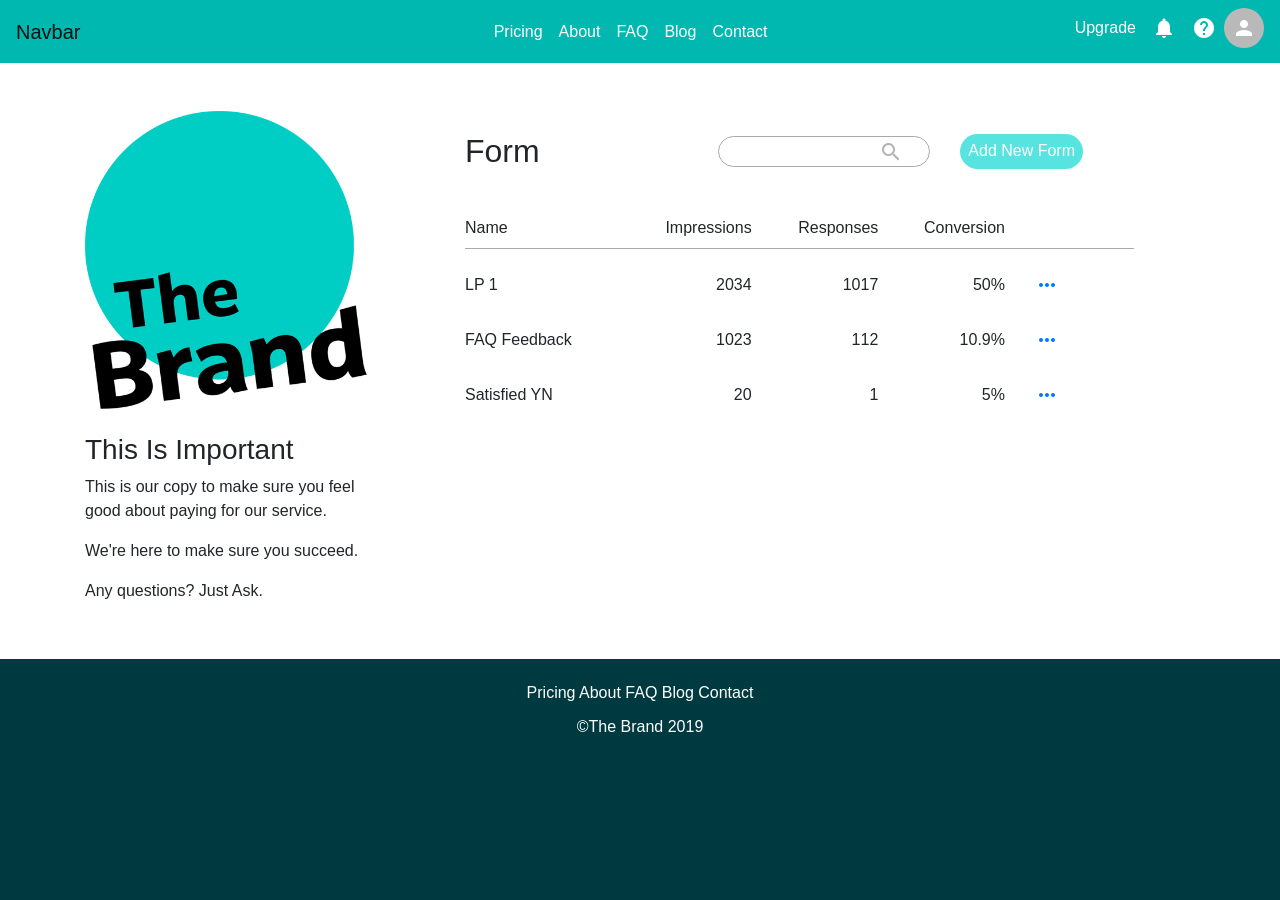
<file: index.html>
<!doctype html>
<html lang="pt">

<head>

    <meta charset="utf-8">
    <meta name="viewport" content="width=device-width, initial-scale=1, shrink-to-fit=no">

    <link rel="stylesheet" href="css/bootstrap.min.css">
    <link rel="stylesheet" href="css/normalize.css">
    <link rel="stylesheet" href="css/style.css">
    <link rel="stylesheet" href="https://fonts.googleapis.com/icon?family=Material+Icons">

    <title>exercicio</title>
</head>

<body>



    <nav class="navbar menu navbar-expand-lg navbar-light">
            <a class="navbar-brand" href="#">Navbar</a>

            <button class="navbar-toggler navbar-toggler-right" type="button" data-toggle="collapse" data-target="#navbarNavAltMarkup" aria-controls="navbarNavAltMarkup" aria-expanded="false" aria-label="Toggle navigation">
            <span class="navbar-toggler-icon"></span>
            </button>
            
            <div class="collapse navbar-collapse" id="navbarNavAltMarkup">
              <div class="navbar-nav offset-md-4">
                <a class="nav-item nav-link" href="#Pricing">Pricing</a>
                <a class="nav-item nav-link" href="#About">About</a>
                <a class="nav-item nav-link" href="#FAQ">FAQ</a>
                <a class="nav-item nav-link" href="#Blog">Blog</a>
                <a class="nav-item nav-link" href="#Contact">Contact</a>
              </div>

              <div class="navbar-nav ml-auto">
                    <a class="nav-item nav-link" href="#Upgrade">Upgrade</a>
                    <a class="nav-item nav-link" href="#Alerts">
                        <i class="material-icons">notifications</i>
                    </a>
                    <a class="nav-item nav-link" href="#Help">
                        <i class="material-icons">help</i>
                    </a>


                    <div class="dropdown">
                        <a id="my-dropdown" class="nav-item nav-link user-icon" href="#UserMenu" data-toggle="dropdown" aria-haspopup="true" aria-expanded="false">
                            <i class="user-icon-padding material-icons">person</i>
                        </a>
                        <div class="dropdown-menu dropdown-menu-right" aria-labelledby="my-dropdown">
                            <a class="dropdown-item" href="#UserName"><strong>User Name</strong></a>
                            <a class="dropdown-item" href="#PlanName"><em>Plan Name</em></a>
                            <div class="dropdown-divider"></div>
                            <a class="dropdown-item" href="#UpdateProfile">Update Profile</a>
                            <a class="dropdown-item" href="#Preferences">Preferences</a>
                            <a class="dropdown-item" href="#Billing">Billing</a>
                            <div class="dropdown-divider"></div>
                            <a class="dropdown-item" href="#Logout">Logout</a>
                        </div>
                    </div>

              </div>

            </div>
    </nav>


<!-- ----------Main content-------- -->
    <main>
        <div class="container">
            <div class="row">

                <div class="col-md-4">
                    <div class="row">
                        <div class="col-md-10">
                            <img id="id-img" width="100%" src="img/identity.png" alt="brand logo">
                        </div>
                    </div>
                    <div class="row">
                        <div class="col-md-10">
                            <h3>This Is Important</h3>
                            <p>This is our copy to make sure you feel good about paying for our service.</p>
                            <p>We're here to make sure you succeed.</p>
                            <p>Any questions? Just Ask.</p>
                        </div>
                    </div>
                </div>
                
                <div class="col-md-8">
                    <div class="row">
                        <div class="col-md-4">
                            <h1>Form</h1>
                        </div>
                        <form class="form-inline">
                            <div class="form-group">
                                <div class="col-sm-3">
                                    <input type="text">
                                    <i class="material-icons search-control">search</i>
                                </div>
                            </div>
                            <div class="col-sm-4">
                                <button>Add New Form</button>
                            </div>
                        </form>
                    </div>

                    <div class="row">
                        <div class="col-2 col-md-3">Name</div>
                        <div class="col-2 text-right">Impressions</div>
                        <div class="col-2 text-right">Responses</div>
                        <div class="col-2 text-right">Conversion</div>
                    </div>

                    <div class="col-md-11 lo-border"></div>
                    
                    <div class="row data-row">
                        <div class="col-2 col-md-3">LP 1</div>
                        <div class="col-2 text-right">2034</div>
                        <div class="col-2 text-right">1017</div>
                        <div class="col-2 text-right">50%</div>
                        <div class="col-3">
                            <a href="#report"><i class="material-icons admin-tool">trending_up</i></a>
                            <a href="#report"><i class="material-icons admin-tool">edit</i></a>
                            <a href="#report"><i class="material-icons admin-tool">delete</i></a>
                            <a href="#report"><i class="material-icons tool-hint">more_horiz</i></a>
                        </div>
                    </div>


                    <div class="row data-row">
                        <div class="col-2 col-md-3">FAQ Feedback</div>
                        <div class="col-2 text-right">1023</div>
                        <div class="col-2 text-right">112</div>
                        <div class="col-2 text-right">10.9%</div>
                        <div class="col-3">
                            <a href="#report"><i class="material-icons admin-tool">trending_up</i></a>
                            <a href="#report"><i class="material-icons admin-tool">edit</i></a>
                            <a href="#report"><i class="material-icons admin-tool">delete</i></a>
                            <a href="#report"><i class="material-icons tool-hint">more_horiz</i></a>
                        </div>
                    </div>


                    <div class="row data-row">
                        <div class="col-2 col-md-3">Satisfied YN</div>
                        <div class="col-2 text-right">20</div>
                        <div class="col-2 text-right">1</div>
                        <div class="col-2 text-right">5%</div>
                        <div class="col-3">
                            <a href="#report"><i class="material-icons admin-tool">trending_up</i></a>
                            <a href="#report"><i class="material-icons admin-tool">edit</i></a>
                            <a href="#report"><i class="material-icons admin-tool">delete</i></a>
                            <a href="#report"><i class="material-icons tool-hint">more_horiz</i></a>
                        </div>
                    </div>
                </div>

                
            </div>
        </div>
    </main>


    <footer>
        <div class="container-fluid">
            <div class="row">
                <div class="mx-auto">
                        <a href="#Pricing">Pricing</a>
                        <a href="#About">About</a>
                        <a href="#FAQ">FAQ</a>
                        <a href="#Blog">Blog</a>
                        <a href="#Contact">Contact</a>
                </div>
            </div>

            <div class="row">
                <div class="mx-auto">
                    <span>©<span>The Brand</span>&nbsp;2019</span>
                </div>
            </div>
        </div>
    </footer>

    <script src="js/jquery-3.3.1.slim.min.js"></script>
    <script src="js/popper.min.js"></script>
    <script src="js/bootstrap.min.js"></script>

</body>

</html>
</file>
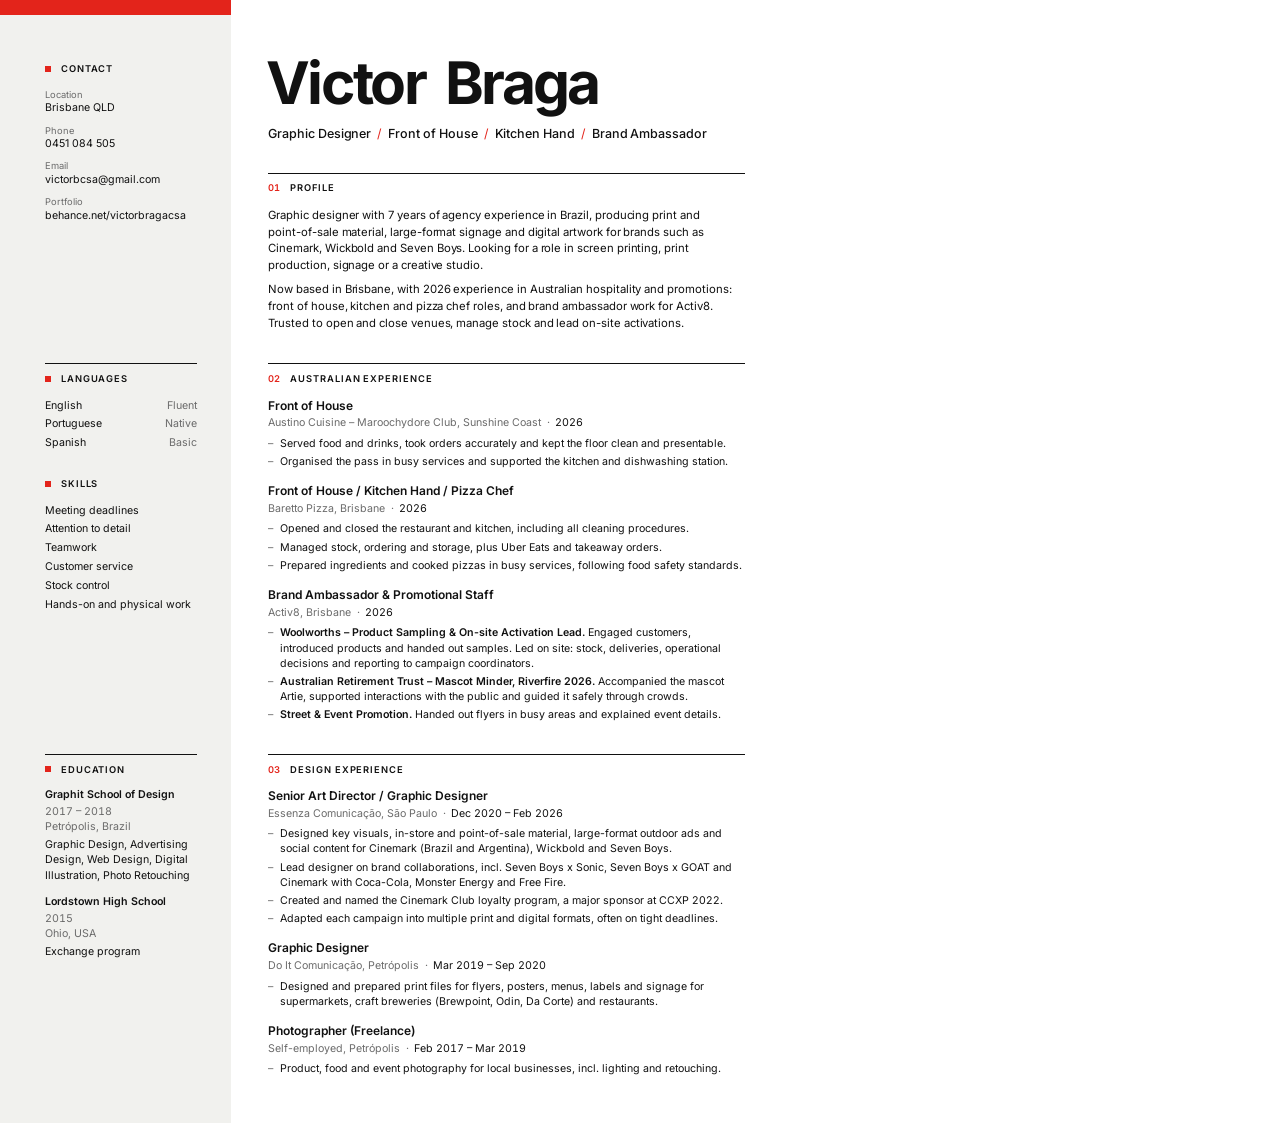
<file: curriculo-victor-braga/design/Victor_Braga_Curriculum_Vitae.html>
<!doctype html>
<html lang="en"><head><meta charset="utf-8"><title>Victor Braga – CV</title>
<meta name="author" content="Victor Braga">
<style>@font-face { font-family: "CV Inter"; font-weight: 400; src: url("fonts/Inter-400.ttf") format("truetype"); }
@font-face { font-family: "CV Inter"; font-weight: 500; src: url("fonts/Inter-500.ttf") format("truetype"); }
@font-face { font-family: "CV Inter"; font-weight: 600; src: url("fonts/Inter-600.ttf") format("truetype"); }
@font-face { font-family: "CV Inter"; font-weight: 700; src: url("fonts/Inter-700.ttf") format("truetype"); }

@page { size: A4; margin: 0; }
* { box-sizing: border-box; margin: 0; padding: 0; }
html, body { background: #fff; }
:root {
  --mt: 15mm; --mb: 13mm;
  --ml: 12mm;        /* margem esquerda do texto lateral (painel sangra até a borda) */
  --side: 40mm;      /* coluna de texto lateral */
  --inset: 9mm;      /* respiro entre o texto lateral e a borda direita do painel */
  --gap: 10mm;       /* do painel até a coluna principal */
  --mr: 13mm;
  --muted: #6b6b6b; --red: #E3241B; --panel: #F1F1EE; --ink: #111;
}
body {
  font-family: "CV Inter", sans-serif;
  font-feature-settings: "cv11" 1;
  -webkit-font-smoothing: antialiased;
  color: var(--ink);
  font-size: 8pt; line-height: 1.42;
  text-wrap: pretty;
}
.page {
  position: relative; width: 210mm; height: 297mm;
  padding: var(--mt) var(--mr) var(--mb) var(--ml);
  display: grid; align-items: start;
  grid-template-columns: var(--side) 1fr;
  grid-template-rows: auto auto 1fr;
  column-gap: calc(var(--inset) + var(--gap));
  row-gap: 8.4mm;
}
/* painel: sangra topo, base e esquerda, com faixa vermelha no topo */
.page::before {
  content: ""; position: absolute; inset: 0 auto 0 0;
  width: calc(var(--ml) + var(--side) + var(--inset));
  background: var(--panel); border-top: 4mm solid var(--red);
}
.page > * { position: relative; }
.m { grid-column: 2; } .s { grid-column: 1; }
.r1 { grid-row: 1; } .r2 { grid-row: 2; } .r3 { grid-row: 3; }
.rule { border-top: 0.75pt solid var(--ink); padding-top: 2mm; }

ul { list-style: none; }
strong { font-weight: 600; }
a { color: inherit; text-decoration: none; }
h1, h2 { font-weight: inherit; font-size: inherit; }
address { font-style: normal; }
.nw { white-space: nowrap; }
.muted { color: var(--muted); }
.tnum { font-variant-numeric: tabular-nums; }

/* cabeçalho */
.name { font-weight: 700; font-size: 44pt; line-height: 0.9; letter-spacing: -0.045em;
        word-spacing: 0.14em; margin-left: -0.6mm; }
.roles { margin-top: 4mm; font-size: 9.4pt; font-weight: 500; letter-spacing: -0.005em; }
.roles span { color: var(--red); margin: 0 1.6mm; font-weight: 400; }

/* títulos de seção: mesmo sistema nas duas colunas */
.head { display: flex; gap: 2.6mm; align-items: baseline; margin-bottom: 3.2mm;
        font-size: 7pt; font-weight: 600; letter-spacing: 0.1em; text-transform: uppercase;
        line-height: 1.45; }
.head .n { color: var(--red); letter-spacing: 0; font-variant-numeric: tabular-nums; }
.head .dot { align-self: center; width: 1.5mm; height: 1.5mm; background: var(--red);
             flex: none; }

/* coluna principal */
.profile { margin-top: 8mm; }
.lead { font-size: 8.5pt; line-height: 1.48; letter-spacing: -0.005em; }
.lead + .lead { margin-top: 2mm; }
.job + .job { margin-top: 3.8mm; }
.job-title { font-weight: 600; font-size: 9pt; line-height: 1.35; }
.org { color: var(--muted); margin: 0.4mm 0 1.4mm; }
.org .date { color: var(--ink); font-variant-numeric: tabular-nums; }
.org .sep { margin: 0 1.4mm; }
.m li { position: relative; padding-left: 3.2mm; }
.m li::before { content: "–"; position: absolute; left: 0; color: var(--muted); }
.m li + li { margin-top: 0.8mm; }

/* coluna lateral */
.s .block + .block { margin-top: 7mm; }
.s dt { color: var(--muted); font-size: 7pt; }
.s dd + dt { margin-top: 2.2mm; }
.s dd { line-height: 1.35; }
.langs li { display: flex; justify-content: space-between; }
.s li + li { margin-top: 1mm; }
.edu + .edu { margin-top: 3.2mm; }
.edu strong { display: block; line-height: 1.35; }
.edu .tnum { margin: 0.4mm 0 0.8mm; }
.contact { padding-top: 1.4mm; }
</style></head>
<body><div class="page">
<div class="m r1">
  <header>
    <h1 class="name">Victor Braga</h1>
    <div class="roles">Graphic Designer<span>/</span>Front of House<span>/</span>Kitchen Hand<span>/</span>Brand Ambassador</div>
  </header>
  <section class="rule profile"><h2 class="head"><span class="n">01</span>Profile</h2><p class="lead">Graphic designer with 7 years of agency experience in Brazil, producing print and <span class="nw">point-of-sale</span> material, <span class="nw">large-format</span> signage and digital artwork for brands such as Cinemark, Wickbold and Seven Boys. Looking for a role in screen printing, print production, signage or a creative studio.</p><p class="lead">Now based in Brisbane, with 2026 experience in Australian hospitality and promotions: front of house, kitchen and pizza chef roles, and brand ambassador work for Activ8. Trusted to open and close venues, manage stock and lead <span class="nw">on-site</span> activations.</p></section>
</div>
<div class="s r1 contact"><h2 class="head"><span class="dot"></span>Contact</h2><address><dl><dt>Location</dt><dd>Brisbane QLD</dd><dt>Phone</dt><dd><a href="tel:+61451084505">0451 084 505</a></dd><dt>Email</dt><dd><a href="mailto:victorbcsa@gmail.com">victorbcsa@gmail.com</a></dd><dt>Portfolio</dt><dd><a href="https://www.behance.net/victorbragacsa">behance.net/<wbr>victorbragacsa</a></dd></dl></address></div>
<section class="m r2 rule"><h2 class="head"><span class="n">02</span>Australian Experience</h2><div class="job"><div class="job-title">Front of House</div><div class="org">Austino Cuisine – Maroochydore Club, Sunshine Coast<span class="sep">·</span><span class="date nw">2026</span></div><ul><li>Served food and drinks, took orders accurately and kept the floor clean and presentable.</li><li>Organised the pass in busy services and supported the kitchen and dishwashing station.</li></ul></div><div class="job"><div class="job-title">Front of House / Kitchen Hand / Pizza Chef</div><div class="org">Baretto Pizza, Brisbane<span class="sep">·</span><span class="date nw">2026</span></div><ul><li>Opened and closed the restaurant and kitchen, including all cleaning procedures.</li><li>Managed stock, ordering and storage, plus Uber Eats and takeaway orders.</li><li>Prepared ingredients and cooked pizzas in busy services, following food safety standards.</li></ul></div><div class="job"><div class="job-title">Brand Ambassador &amp; Promotional Staff</div><div class="org">Activ8, Brisbane<span class="sep">·</span><span class="date nw">2026</span></div><ul><li><strong>Woolworths – Product Sampling &amp; <span class="nw">On-site</span> Activation Lead.</strong> Engaged customers, introduced products and handed out samples. Led on site: stock, deliveries, operational decisions and reporting to campaign coordinators.</li><li><strong>Australian Retirement Trust – Mascot Minder, <span class="nw">Riverfire 2026</span>.</strong> Accompanied the mascot Artie, supported interactions with the public and guided it safely through crowds.</li><li><strong>Street &amp; Event Promotion.</strong> Handed out flyers in busy areas and explained event details.</li></ul></div></section>
<div class="s r2 rule">
  <div class="block"><h2 class="head"><span class="dot"></span>Languages</h2><ul class="langs"><li><span>English</span><span class='muted'>Fluent</span></li><li><span>Portuguese</span><span class='muted'>Native</span></li><li><span>Spanish</span><span class='muted'>Basic</span></li></ul></div>
  <div class="block"><h2 class="head"><span class="dot"></span>Skills</h2><ul><li>Meeting deadlines</li><li>Attention to detail</li><li>Teamwork</li><li>Customer service</li><li>Stock control</li><li><span class="nw">Hands-on</span> and physical work</li></ul></div>
</div>
<section class="m r3 rule"><h2 class="head"><span class="n">03</span>Design Experience</h2><div class="job"><div class="job-title">Senior Art Director / Graphic Designer</div><div class="org">Essenza Comunicação, São Paulo<span class="sep">·</span><span class="date nw">Dec 2020 – Feb 2026</span></div><ul><li>Designed key visuals, <span class="nw">in-store</span> and <span class="nw">point-of-sale</span> material, <span class="nw">large-format</span> outdoor ads and social content for Cinemark (Brazil and Argentina), Wickbold and Seven Boys.</li><li>Lead designer on brand collaborations, incl. Seven Boys x Sonic, Seven Boys x GOAT and Cinemark with <span class="nw">Coca-Cola</span>, Monster Energy and Free Fire.</li><li>Created and named the Cinemark Club loyalty program, a major sponsor at <span class="nw">CCXP 2022</span>.</li><li>Adapted each campaign into multiple print and digital formats, often on tight deadlines.</li></ul></div><div class="job"><div class="job-title">Graphic Designer</div><div class="org">Do It Comunicação, Petrópolis<span class="sep">·</span><span class="date nw">Mar 2019 – Sep 2020</span></div><ul><li>Designed and prepared print files for flyers, posters, menus, labels and signage for supermarkets, craft breweries (Brewpoint, Odin, Da Corte) and restaurants.</li></ul></div><div class="job"><div class="job-title">Photographer (Freelance)</div><div class="org"><span class="nw">Self-employed</span>, Petrópolis<span class="sep">·</span><span class="date nw">Feb 2017 – Mar 2019</span></div><ul><li>Product, food and event photography for local businesses, incl. lighting and retouching.</li></ul></div></section>
<div class="s r3 rule"><h2 class="head"><span class="dot"></span>Education</h2><div class="edu"><strong>Graphit School of Design</strong><div class="muted tnum">2017 – 2018<br>Petrópolis, Brazil</div><div>Graphic Design, Advertising Design, Web Design, Digital Illustration, Photo Retouching</div></div><div class="edu"><strong>Lordstown High School</strong><div class="muted tnum">2015<br>Ohio, USA</div><div>Exchange program</div></div></div>
</div></body></html>
</file>
<file: css/style.css>
body, html {
    height: 100%;
    min-height: 100vh;
    display: flex;
    flex-direction: column;
}

p{
    font-size: 1em;
}
h1{
font-size: 2em;
}

footer{
    
    font-weight: 300;
    background-color: #003a41;
    min-height: 100px;
    color: #ffffff;
    height: inherit;
    margin-top: 10px;
    margin-top: 40px;
}
footer a{
    color: rgb(255, 255, 255) !important;
}
footer .row{
        margin-top: 10px !important;
}
footer .container-fluid{
    margin-top: 22px;
}

.row{
    margin-top: 1.5em; 
}

nav.menu{
    font-weight: 500;
    background-color: #00b8b0;
}

nav.menu .navbar-nav .nav-link{
    color: #ffffff;
}
.navbar-light .navbar-nav .nav-link:focus, .navbar-light .navbar-nav .nav-link:hover {
    color:#007766;
}
nav .user-icon{
    color: #5a5a5a;
    background-color: #b9b9b9;
    border-radius: 50%;
    width: 2.5em;
    height: 2.5em;
}
nav .user-icon-padding{
    padding-left: 0;
}

nav .user-icon:hover{
    color:#007766;
    background-color: #a5a5a5;
}


form button, [type="button"], [type="reset"], [type="submit"] {
    -webkit-appearance: button;
    width: max-content;
}

form input{
    box-shadow: none;
    border: 1px #aaa solid;
}
form input, button{
    border-radius: 25px;
    margin: auto;
    padding: 5px;
}
form button{
    border: none;
    background-color: #57e4e0;
    color: #ffffff;
    padding: 8px;
}

.search-control {
    position: absolute;
    top: 4px;
    left: 171px;
    color: #20202057;
    z-index: 2;
    display: block;
    width: 34px;
    height: 34px;
    line-height: 34px;
    text-align: center;
    pointer-events: none;
   }

   .lo-border {
    padding-bottom: 1%;
    border-bottom: 1px solid #aaaaaa;
    }

    .admin-tool.material-icons {
        color: #b9b9b9;
        display: none;
    }
      
      .data-row:hover .admin-tool {
        display: inline-block;
      }
      
      .data-row:hover .tool-hint {
        display: none;
      }
      
      .admin-tool.material-icons:hover {
        color: #003a41;
      }
      
      


   input:focus{
       border: none;
   }


@media (max-width:991px){
    .offset-md-4 {
        margin-left: 0.333333%;
        
    }
    
}

@media (max-width:767px){
    
#id-img{
    max-width: 245px;
}

}


@media (max-width:991px){
    .navbar-nav .nav-link .user-icon-padding {
        padding-right: 0;
        padding-left: 0.3em;
    }
    nav.menu{
        font-weight: 500;
    }
}
</file>
